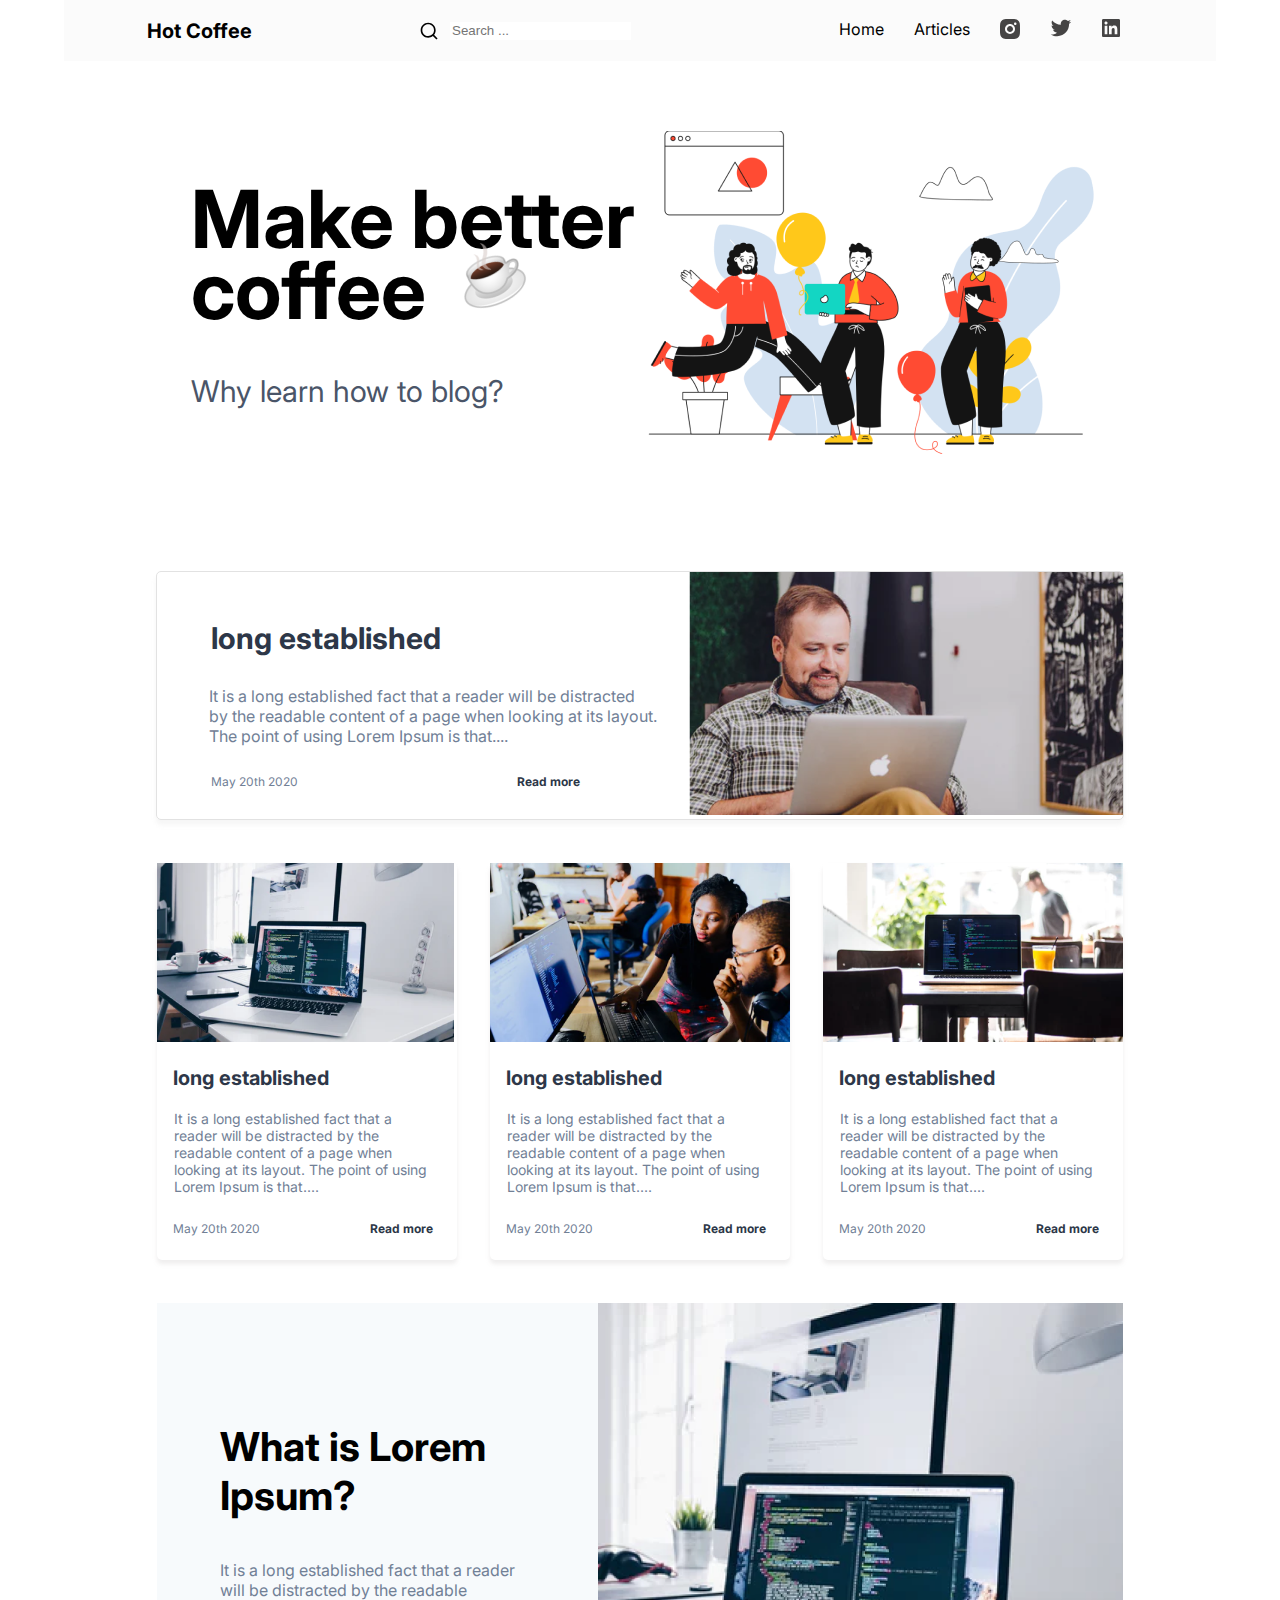
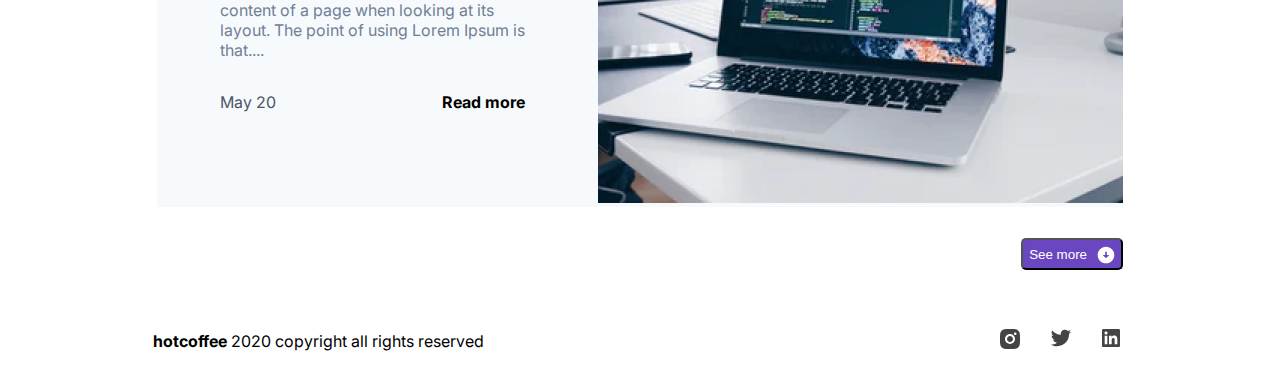
<file: index.html>
<!DOCTYPE html>
<html lang="en">

<head>
    <meta charset="UTF-8">
    <meta http-equiv="X-UA-Compatible" content="IE=edge">
    <meta name="viewport" content="width=device-width, initial-scale=1.0">
    <title>Блог</title>
    <link href="https://fonts.googleapis.com/css2?family=Inter:wght@400;700&display=swap" rel="stylesheet">
    <link rel="stylesheet" href="./index.css">
</head>

<body class="body">
    <header class="header">
        <div>
            <h3 class="header__logo"><a href="./index.html">Hot Coffee</a></h3>
        </div>
        <div class="header__search-field">
            <img src="./assets/icons/search.svg" alt="Search icon" class="header__search-icon">
            <input type="text" placeholder="Search ...">
        </div>
        <div>
            <nav class="navigation">
                <ul class="navigation-list">
                    <li class="navigation-list__item">
                        <a href="./index.html">Home</a>
                    </li>
                    <li class="navigation-list__item">
                        <a href="./details.html">Articles</a>
                    </li>
                    <li class="navigation-list__item">
                        <a href="https://instagram.com"><img src="./assets/icons/instagram.svg" alt="Instagram"></a>
                    </li>
                    <li class="navigation-list__item">
                        <a href="https://twitter.com"><img src="./assets/icons/twitter.svg" alt="Twitter"></a>
                    </li>
                    <li class="navigation-list__item">
                        <a href="https://linkedin.com"><img src="./assets/icons/linkedin.svg" alt="LinkedIn"></a>
                    </li>
                </ul>
            </nav>
        </div>
    </header>
    <main>
        <section class="main-section">
            <div class="main-section__headers">
                <div class="main-section__main-header">
                    <h1>Make better <br />coffee
                        <img src="./assets/images/cup.png" alt="Cup of coffee" class="main-section__cup">
                    </h1>

                </div>
                <div class="main-section__main-description">
                    <h2>Why learn how to blog?</h2>
                </div>
            </div>
            <div class="main-section__croods">
                <img src="./assets/images/croods 1.png" alt="Croods">
            </div>
        </section>
        <section class="first-article">
            <div class="first-article__description">
                <h3 class="first-article__header">long established</h3>
                <p class="first-article__paragraph">It is a long established fact that a reader will be distracted
                    <br /> by
                    the readable content of a page when
                    looking at its layout.<br /> The point of using Lorem Ipsum is that....
                </p>
                <div class="first-article__additional-info">
                    <p class="first-article__date">May 20th 2020</p>
                    <p class="first-article__read-more">Read more</p>
                </div>
            </div>
            <div class="first-article__image">
                <img src="./assets/images/mac-pc.png" alt="Mac PC">
            </div>
        </section>
        <section class="articles">
            <div class="articles__show-article">
                <div class="article__image">
                    <img src="./assets/images/long-established1.png" alt="long-established1">
                </div>
                <h3 class="article__header">long established</h3>
                <p class="article__paragraph"> It is a long established fact that a reader will be distracted by the
                    readable content of a page when
                    looking at its layout. The point of using Lorem Ipsum is that....</p>
                <div class="article__additional-info">
                    <p class="article__date">May 20th 2020</p>
                    <p class="article__read-more">Read more</p>
                </div>
            </div>
            <div class="articles__show-article">
                <div class="article__image">
                    <img src="./assets/images/long-established2.png" alt="long-established2">
                </div>
                <h3 class="article__header">long established</h3>
                <p class="article__paragraph"> It is a long established fact that a reader will be distracted by the
                    readable content of a page when
                    looking at its layout. The point of using Lorem Ipsum is that....</p>
                <div class="article__additional-info">
                    <p class="article__date">May 20th 2020</p>
                    <p class="article__read-more">Read more</p>
                </div>
            </div>
            <div class="articles__show-article">
                <div class="article__image">
                    <img src="./assets/images/long-established3.png" alt="long-established3">
                </div>
                <h3 class="article__header">long established</h3>
                <p class="article__paragraph"> It is a long established fact that a reader will be distracted by the
                    readable content of a page when
                    looking at its layout. The point of using Lorem Ipsum is that....</p>
                <div class="article__additional-info">
                    <p class="article__date">May 20th 2020</p>
                    <p class="article__read-more">Read more</p>
                </div>
            </div>
        </section>
        <section class="last-article">
            <div>
                <h3 class="last-article__header">What is Lorem <br /> Ipsum?</h3>
                <p class="last-article__paragraph"> It is a long established fact that a reader<br /> will be distracted
                    by
                    the
                    readable <br /> content of a page when
                    looking at its <br /> layout. The point of using Lorem Ipsum is <br />that....</p>
                <div class="last-article__additional-info">
                    <p class="last-article__date">May 20</p>
                    <p class="last-article__read-more">Read more</p>
                </div>
            </div>
            <div class="last-article__image">
                <img src="./assets/images/pc-on-a-table.png" alt="PC on a table">
            </div>
        </section>
        <section class="see-more">
            <button class="see-more-btn">See more <span class="see-more-btn__image"><img
                        src="./assets/icons/See more.svg" alt="See more"></span></button>
        </section>

    </main>
    <footer class="footer">
        <p class="footer__logo"><span class="footer__logo--bold">hotcoffee</span> 2020 copyright all rights reserved</p>
        <nav class="navigation">
            <ul class="navigation-list">
                <li class="navigation-list__item">
                    <a href="https://instagram.com"><img src="./assets/icons/instagram.svg" alt="Instagram"></a>
                </li>
                <li class="navigation-list__item">
                    <a href="https://twitter.com"><img src="./assets/icons/twitter.svg" alt="Twitter"></a>
                </li>
                <li class="navigation-list__item">
                    <a href="https://linkedin.com"><img src="./assets/icons/linkedin.svg" alt="LinkedIn"></a>
                </li>
            </ul>
        </nav>
    </footer>
</body>

</html>
</file>
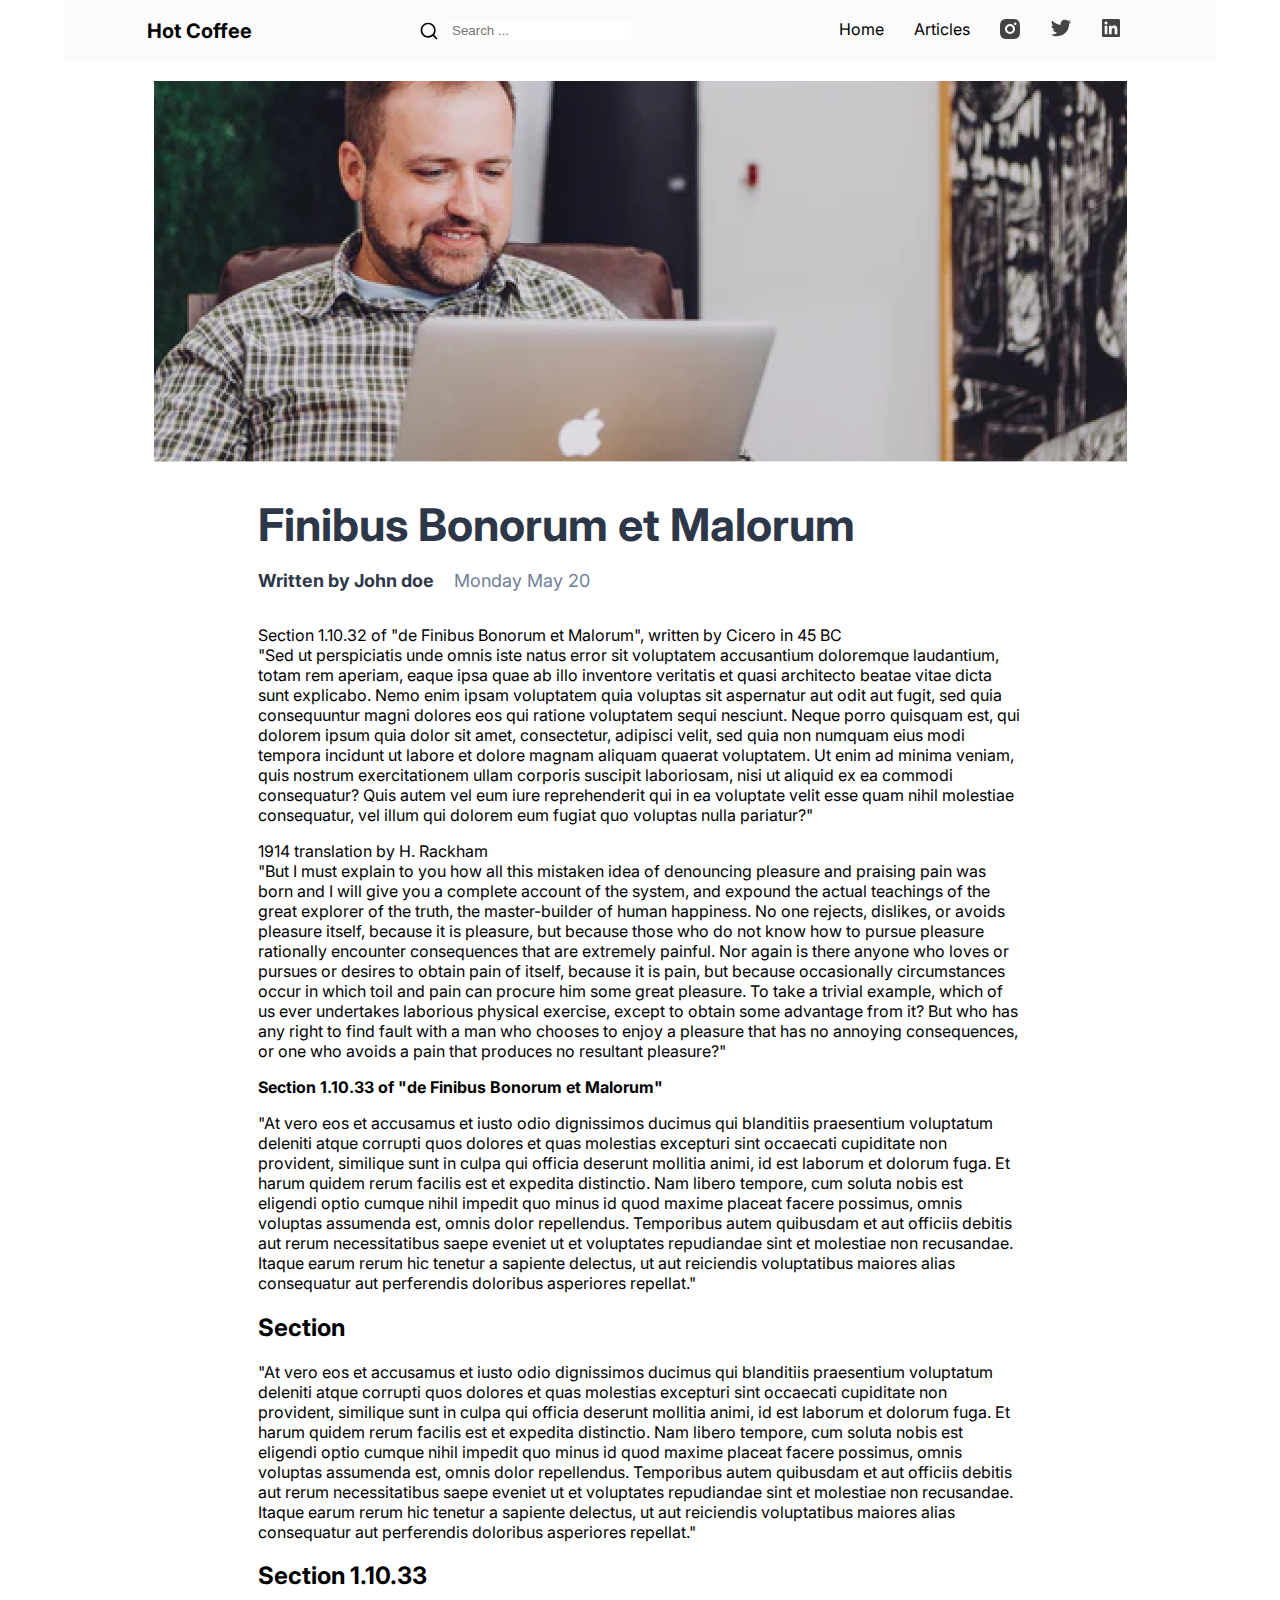
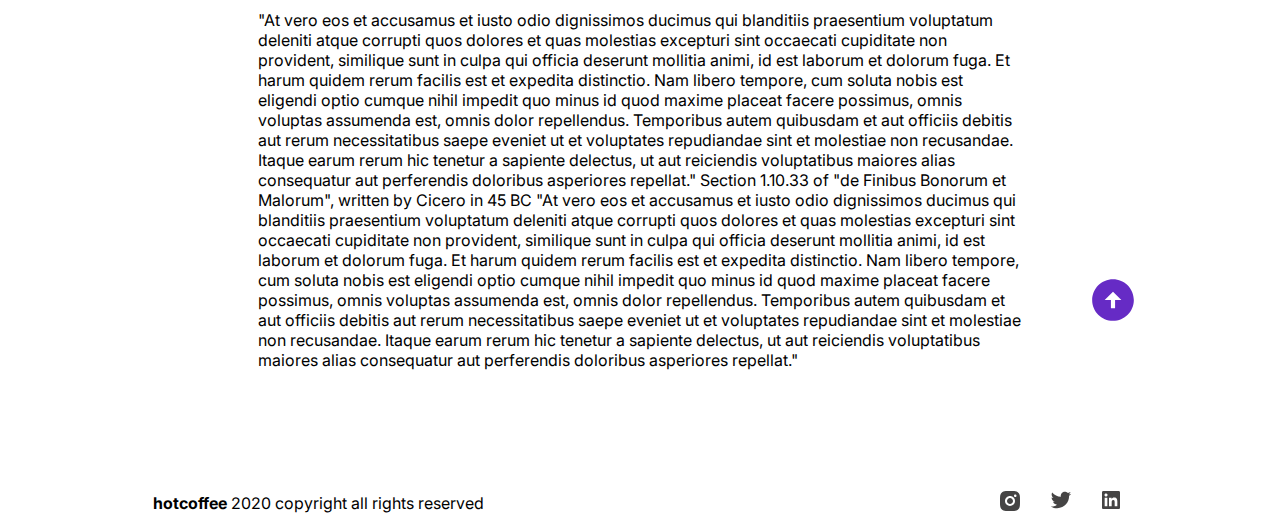
<file: details.html>
<!DOCTYPE html>
<html lang="en">

<head>
    <meta charset="UTF-8">
    <meta http-equiv="X-UA-Compatible" content="IE=edge">
    <meta name="viewport" content="width=device-width, initial-scale=1.0">
    <title>Детали</title>
    <link href="https://fonts.googleapis.com/css2?family=Inter:wght@400;700&display=swap" rel="stylesheet">
    <link rel="stylesheet" href="./index.css">
    <link rel="stylesheet" href="./details.css">
</head>

<body class="body">
    <header class="header">
        <div>
            <h3 class="header__logo"><a href="./index.html">Hot Coffee</a></h3>
        </div>
        <div class="header__search-field">
            <img src="./assets/icons/search.svg" alt="Search icon" class="header__search-icon">
            <input type="text" placeholder="Search ...">
        </div>
        <div>
            <nav class="navigation">
                <ul class="navigation-list">
                    <li class="navigation-list__item">
                        <a href="./index.html">Home</a>
                    </li>
                    <li class="navigation-list__item">
                        <a href="./details.html">Articles</a>
                    </li>
                    <li class="navigation-list__item">
                        <a href="https://instagram.com"><img src="./assets/icons/instagram.svg" alt="Instagram"></a>
                    </li>
                    <li class="navigation-list__item">
                        <a href="https://twitter.com"><img src="./assets/icons/twitter.svg" alt="Twitter"></a>
                    </li>
                    <li class="navigation-list__item">
                        <a href="https://linkedin.com"><img src="./assets/icons/linkedin.svg" alt="LinkedIn"></a>
                    </li>
                </ul>
            </nav>
        </div>
    </header>
    <main>
        <section class="main-photo">
            <img src="./assets/images/details-main.png" alt="Man with a computer">
        </section>
        <section class="details-article">
            <h1 class="details-article__header">Finibus Bonorum et Malorum</h1>
            <div class="details-article__additional-info">
                <p class="details-article__details">Written by John doe</p>
                <p class="details-article__date">Monday May 20</p>
            </div>
            <p>Section 1.10.32 of "de Finibus Bonorum et Malorum", written by Cicero in 45 BC<br />
                "Sed ut perspiciatis unde omnis iste natus error sit voluptatem accusantium doloremque laudantium, totam
                rem
                aperiam, eaque ipsa quae ab illo inventore veritatis et quasi architecto beatae vitae dicta sunt
                explicabo.
                Nemo enim ipsam voluptatem quia voluptas sit aspernatur aut odit aut fugit, sed quia consequuntur magni
                dolores eos qui ratione voluptatem sequi nesciunt. Neque porro quisquam est, qui dolorem ipsum quia
                dolor
                sit amet, consectetur, adipisci velit, sed quia non numquam eius modi tempora incidunt ut labore et
                dolore
                magnam aliquam quaerat voluptatem. Ut enim ad minima veniam, quis nostrum exercitationem ullam corporis
                suscipit laboriosam, nisi ut aliquid ex ea commodi consequatur? Quis autem vel eum iure reprehenderit
                qui in
                ea voluptate velit esse quam nihil molestiae consequatur, vel illum qui dolorem eum fugiat quo voluptas
                nulla pariatur?"</p>

            <p>1914 translation by H. Rackham<br />
                "But I must explain to you how all this mistaken idea of denouncing pleasure and praising pain was born
                and
                I will give you a complete account of the system, and expound the actual teachings of the great explorer
                of
                the truth, the master-builder of human happiness. No one rejects, dislikes, or avoids pleasure itself,
                because it is pleasure, but because those who do not know how to pursue pleasure rationally encounter
                consequences that are extremely painful. Nor again is there anyone who loves or pursues or desires to
                obtain
                pain of itself, because it is pain, but because occasionally circumstances occur in which toil and pain
                can
                procure him some great pleasure. To take a trivial example, which of us ever undertakes laborious
                physical
                exercise, except to obtain some advantage from it? But who has any right to find fault with a man who
                chooses to enjoy a pleasure that has no annoying consequences, or one who avoids a pain that produces no
                resultant pleasure?"</p>

            <p><span class="bold">Section 1.10.33 of "de Finibus Bonorum et Malorum"</span></p>

            <p>"At vero eos et accusamus et iusto odio dignissimos ducimus qui blanditiis praesentium voluptatum
                deleniti
                atque corrupti quos dolores et quas molestias excepturi sint occaecati cupiditate non provident,
                similique
                sunt in culpa qui officia deserunt mollitia animi, id est laborum et dolorum fuga. Et harum quidem rerum
                facilis est et expedita distinctio. Nam libero tempore, cum soluta nobis est eligendi optio cumque nihil
                impedit quo minus id quod maxime placeat facere possimus, omnis voluptas assumenda est, omnis dolor
                repellendus. Temporibus autem quibusdam et aut officiis debitis aut rerum necessitatibus saepe eveniet
                ut et
                voluptates repudiandae sint et molestiae non recusandae. Itaque earum rerum hic tenetur a sapiente
                delectus,
                ut aut reiciendis voluptatibus maiores alias consequatur aut perferendis doloribus asperiores repellat."
            </p>

            <h2 class="details-article__subheader">Section</h2>

            <p>"At vero eos et accusamus et iusto odio dignissimos ducimus qui blanditiis praesentium voluptatum
                deleniti
                atque corrupti quos dolores et quas molestias excepturi sint occaecati cupiditate non provident,
                similique
                sunt in culpa qui officia deserunt mollitia animi, id est laborum et dolorum fuga. Et harum quidem rerum
                facilis est et expedita distinctio. Nam libero tempore, cum soluta nobis est eligendi optio cumque nihil
                impedit quo minus id quod maxime placeat facere possimus, omnis voluptas assumenda est, omnis dolor
                repellendus. Temporibus autem quibusdam et aut officiis debitis aut rerum necessitatibus saepe eveniet
                ut et
                voluptates repudiandae sint et molestiae non recusandae. Itaque earum rerum hic tenetur a sapiente
                delectus,
                ut aut reiciendis voluptatibus maiores alias consequatur aut perferendis doloribus asperiores repellat."
            </p>

            <h2 class="details-article__subheader">Section 1.10.33</h2>

            <p>"At vero eos et accusamus et iusto odio dignissimos ducimus qui blanditiis praesentium voluptatum
                deleniti
                atque corrupti quos dolores et quas molestias excepturi sint occaecati cupiditate non provident,
                similique
                sunt in culpa qui officia deserunt mollitia animi, id est laborum et dolorum fuga. Et harum quidem rerum
                facilis est et expedita distinctio. Nam libero tempore, cum soluta nobis est eligendi optio cumque nihil
                impedit quo minus id quod maxime placeat facere possimus, omnis voluptas assumenda est, omnis dolor
                repellendus. Temporibus autem quibusdam et aut officiis debitis aut rerum necessitatibus saepe eveniet
                ut et
                voluptates repudiandae sint et molestiae non recusandae. Itaque earum rerum hic tenetur a sapiente
                delectus,
                ut aut reiciendis voluptatibus maiores alias consequatur aut perferendis doloribus asperiores repellat."
                Section 1.10.33 of "de Finibus Bonorum et Malorum", written by Cicero in 45 BC
                "At vero eos et accusamus et iusto odio dignissimos ducimus qui blanditiis praesentium voluptatum
                deleniti
                atque corrupti quos dolores et quas molestias excepturi sint occaecati cupiditate non provident,
                similique
                sunt in culpa qui officia deserunt mollitia animi, id est laborum et dolorum fuga. Et harum quidem rerum
                facilis est et expedita distinctio. Nam libero tempore, cum soluta nobis est eligendi optio cumque nihil
                impedit quo minus id quod maxime placeat facere possimus, omnis voluptas assumenda est, omnis dolor
                repellendus. Temporibus autem quibusdam et aut officiis debitis aut rerum necessitatibus saepe eveniet
                ut et
                voluptates repudiandae sint et molestiae non recusandae. Itaque earum rerum hic tenetur a sapiente
                delectus,
                ut aut reiciendis voluptatibus maiores alias consequatur aut perferendis doloribus asperiores repellat."
            </p>
        </section>
        <section class="back-to-top">
            <button class="back-to-top-btn">
                <span><img src="./assets/icons/to-top.svg" alt="To top"></span>
            </button>
        </section>
    </main>
    <footer class="footer">
        <p class="footer__logo"><span class="footer__logo--bold">hotcoffee</span> 2020 copyright all rights reserved</p>
        <nav class="navigation">
            <ul class="navigation-list">
                <li class="navigation-list__item">
                    <a href="https://instagram.com"><img src="./assets/icons/instagram.svg" alt="Instagram"></a>
                </li>
                <li class="navigation-list__item">
                    <a href="https://twitter.com"><img src="./assets/icons/twitter.svg" alt="Twitter"></a>
                </li>
                <li class="navigation-list__item">
                    <a href="https://linkedin.com"><img src="./assets/icons/linkedin.svg" alt="LinkedIn"></a>
                </li>
            </ul>
        </nav>
    </footer>
</body>

</html>
</file>
<file: index.css>
.body {
    margin: 0;
    font-family: 'Inter', sans-serif;
}

.header {
    /* border: 1px solid red; */
    max-width: 1152px;
    margin: 0 auto;
    display: flex;
    flex-wrap: wrap;
    justify-content: space-between;
    align-items: center;
    background: #FBFBFB;
}

.header__logo a {
    margin-left: 83px;
    font-weight: 700;
    font-size: 20px;
    text-decoration: none;
    color: black;
}

.header__search-field {
    display: flex;
    flex-wrap: wrap;
    color: #718096;
}

.header__search-icon {
    margin-right: 12px;
    font-size: 16px;

}

.navigation-list {
    list-style-type: none;
    display: flex;
    flex-wrap: wrap;
    font-size: 16px;
}

.navigation-list__item:not(:last-of-type) {
    margin-right: 30px;
    cursor: pointer;
}

.navigation-list__item:last-of-type {
    margin-right: 96px;
    cursor: pointer;
}

.navigation-list__item a {
    color: black;
    text-decoration: none;
}


.main-section {
    /* border: 1px solid red; */
    max-width: 1152px;
    margin: 0 auto;
    display: flex;
    flex-wrap: wrap;
    justify-content: space-between;
    align-items: center;
    padding-top: 70px;
    padding-bottom: 74px;
}

.main-section__main-header {
    margin-left: 127px;
    font-weight: bold;
    font-size: 40px;
    line-height: 19px;
}

.main-section__main-description h2 {
    margin-left: 127px;
    font-size: 30px;
    line-height: 36px;
    font-weight: 400;
    color: #4A5568;
}

.main-section__croods {
    margin-right: 93px;
}

.first-article {
    border: 1px solid #E2E2E2;
    box-shadow: 0px 5px 4px rgba(221, 221, 221, 0.25);
    border-radius: 5px;
    max-width: 966px;
    margin: 0 auto;
    display: flex;
    flex-wrap: wrap;
    justify-content: space-between;
    align-items: center;
    margin-top: 39px;
    margin-bottom: 43px;
}

.first-article__header {
    margin-left: 54px;
    font-weight: 700;
    font-size: 30px;
    color: #2D3748;
}

.first-article__paragraph {
    margin-left: 52px;
    color: #718096;
}

.first-article__additional-info {
    margin-left: 54px;
    display: flex;
    flex-wrap: wrap;
    justify-content: space-between;
    align-items: center;
    margin-right: 77px;
}

.first-article__date {
    font-size: 12px;
    color: #718096;
}

.first-article__read-more {
    font-size: 12px;
    color: #2D3748;
    font-weight: 700;
    cursor: pointer;
}

.articles {
    /* border: 1px solid red; */
    max-width: 966px;
    margin: 0px auto;
    display: flex;
    flex-wrap: wrap;
    justify-content: space-between;
    align-items: center;
    margin-bottom: 43px;
}

.articles__show-article {
    max-width: 300px;
    box-shadow: 0px 4px 4px rgba(192, 189, 189, 0.25);
    border-radius: 5px;
}

.article__header {
    font-weight: 700;
    font-size: 20px;
    color: #2D3748;
    margin-left: 16px;
}

.article__paragraph {
    font-size: 14px;
    color: #718096;
    margin-left: 17px;
    margin-right: 24px;
}

.article__additional-info {
    display: flex;
    flex-wrap: wrap;
    justify-content: space-between;
    align-items: center;
}

.article__date {
    font-size: 12px;
    color: #718096;
    margin-left: 16px;
    margin-bottom: 24px;
}

.article__read-more {
    font-size: 12px;
    color: #2D3748;
    font-weight: 700;
    margin-right: 24px;
    margin-bottom: 24px;
    cursor: pointer;
}

.last-article {
    /* border: 1px solid red; */
    background: #F7FAFC;
    display: flex;
    flex-wrap: wrap;
    justify-content: space-between;
    align-items: center;
    max-width: 966px;
    margin: 0px auto;
    margin-bottom: 31px;
}

.last-article__header {
    font-size: 40px;
    margin-left: 63px;
}

.last-article__paragraph {
    color: #718096;
    font-size: 16px;
    margin-left: 63px;
}

.last-article__additional-info {
    display: flex;
    flex-wrap: wrap;
    justify-content: space-between;
    align-items: center;
    margin-left: 63px;
}

.last-article__date {
    color: #4A5568;
    font-size: 16px;
}

.last-article__read-more {
    font-weight: 700;
    font-size: 16px;
    color: #000000;
    cursor: pointer;
}

.see-more {
    max-width: 966px;
    margin: 0px auto;
    display: flex;
    justify-content: flex-end;
    margin-bottom: 43px;
}

.see-more-btn {
    display: flex;
    justify-content: space-between;
    align-items: center;
    background: #6B46C1;
    border-radius: 5px;
    color: white;
    cursor: pointer;
}

.see-more-btn__image {
    margin-left: 10px;
    margin-top: 5px;
}

.footer {
    /* border: 1px solid red; */
    max-width: 1152px;
    margin: 0 auto;
    display: flex;
    flex-wrap: wrap;
    justify-content: space-between;
    align-items: center;
}

.footer__logo {
    margin-left: 89px;
    font-size: 16px;
}

.footer__logo--bold {
    font-weight: bold;
}

input[type="text"] {
    border: none;
    cursor: pointer;
}
</file>
<file: details.css>
.main-photo {
    /* border: 1px solid red; */
    max-width: 973px;
    margin: 0px auto;
    margin-top: 20px;
    margin-bottom: 20px;
}

.details-article {
    /* border: 1px solid red; */
    max-width: 765px;
    margin: 0px auto;
    margin-bottom: 58px;
}

.details-article__header {
    font-weight: 700;
    font-size: 45px;
    color: #2D3748;
}

.details-article__additional-info {
    display: flex;
    flex-direction: row;
    justify-items: flex-start;
    margin-top: -30px;
}

.details-article__details {
    font-weight: 700;
    font-size: 18px;
    color: #2D3748;
    margin-right: 20px;
}

.details-article__date {
    font-size: 18px;
    color: #718096;
}

.bold {
    font-weight: bold;
}

.back-to-top {
    display: flex;
    /* border: 1px solid red; */
    justify-content: flex-end;
    max-width: 900px;
    margin: 0px auto;
}

.back-to-top-btn {
    background: white;
    border: none;
    position: relative;
    bottom: 150px;
    left: 50px;
    cursor: pointer;
}
</file>
